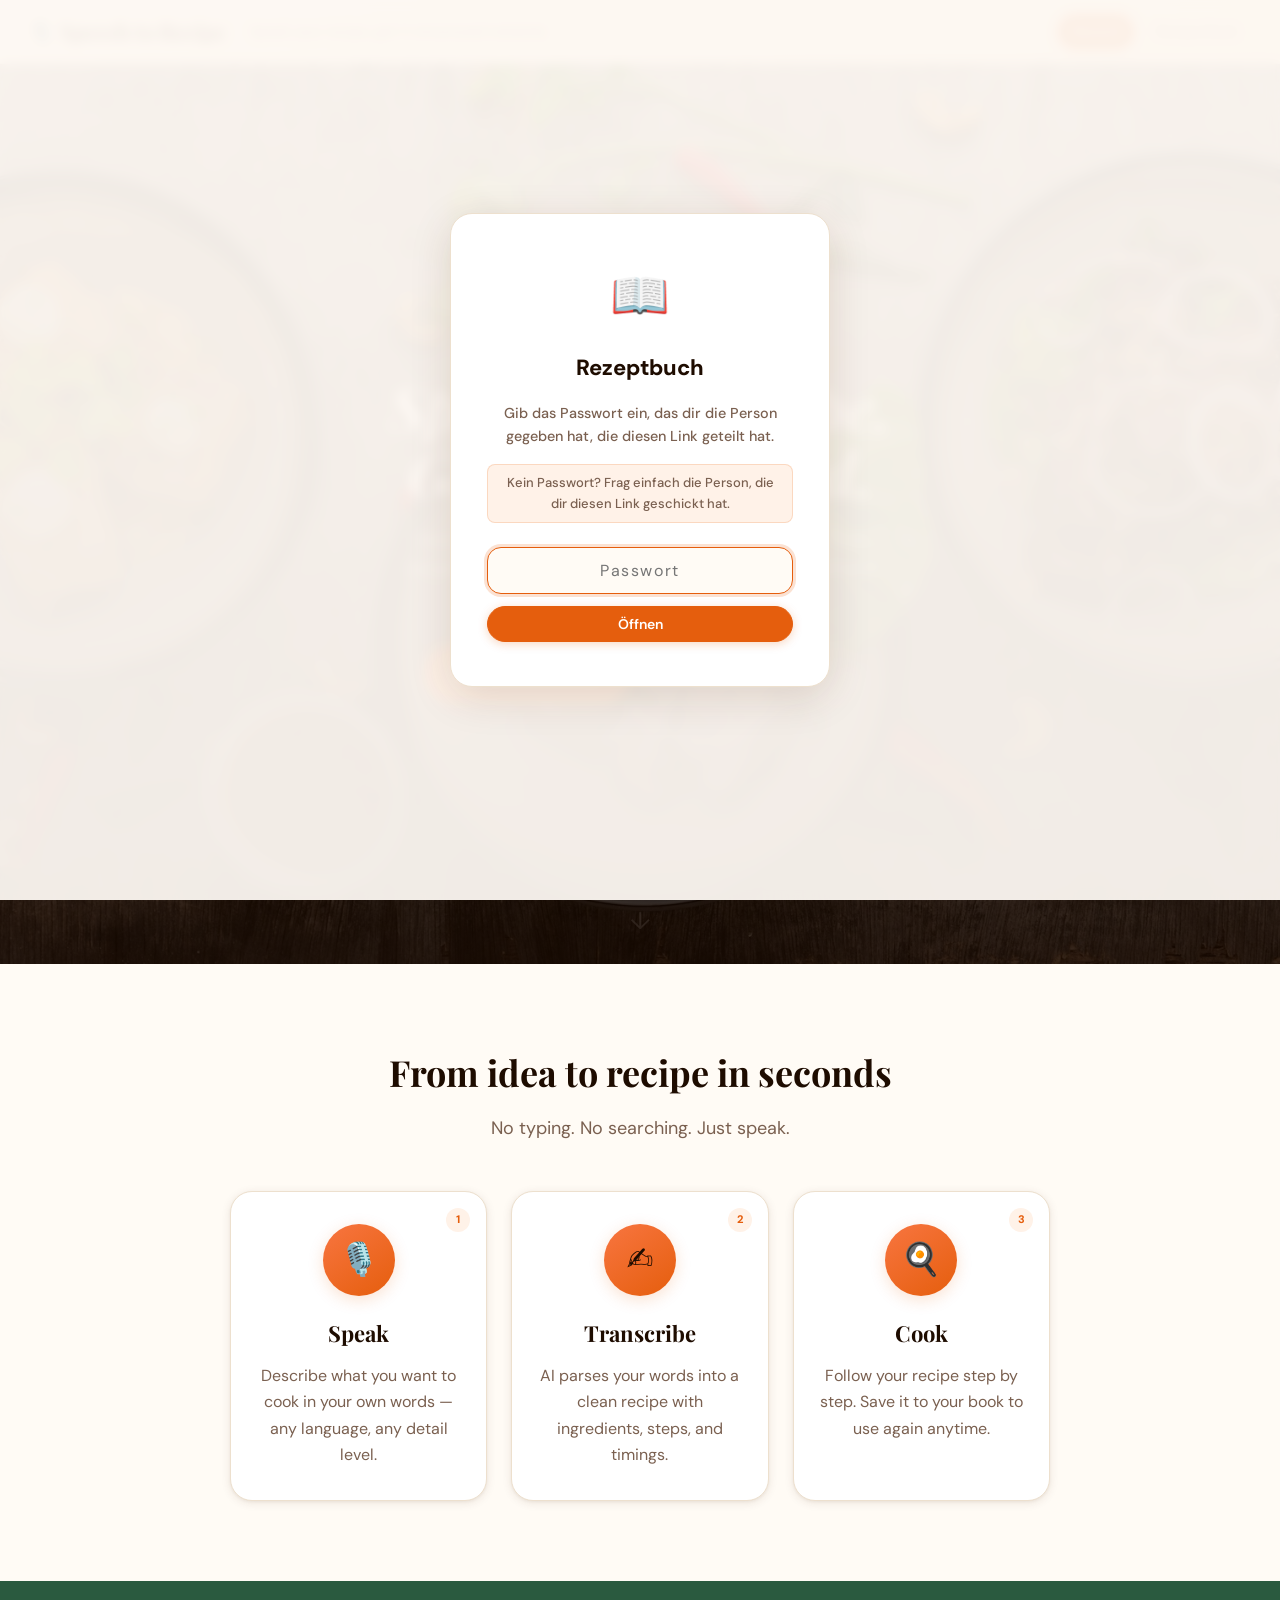
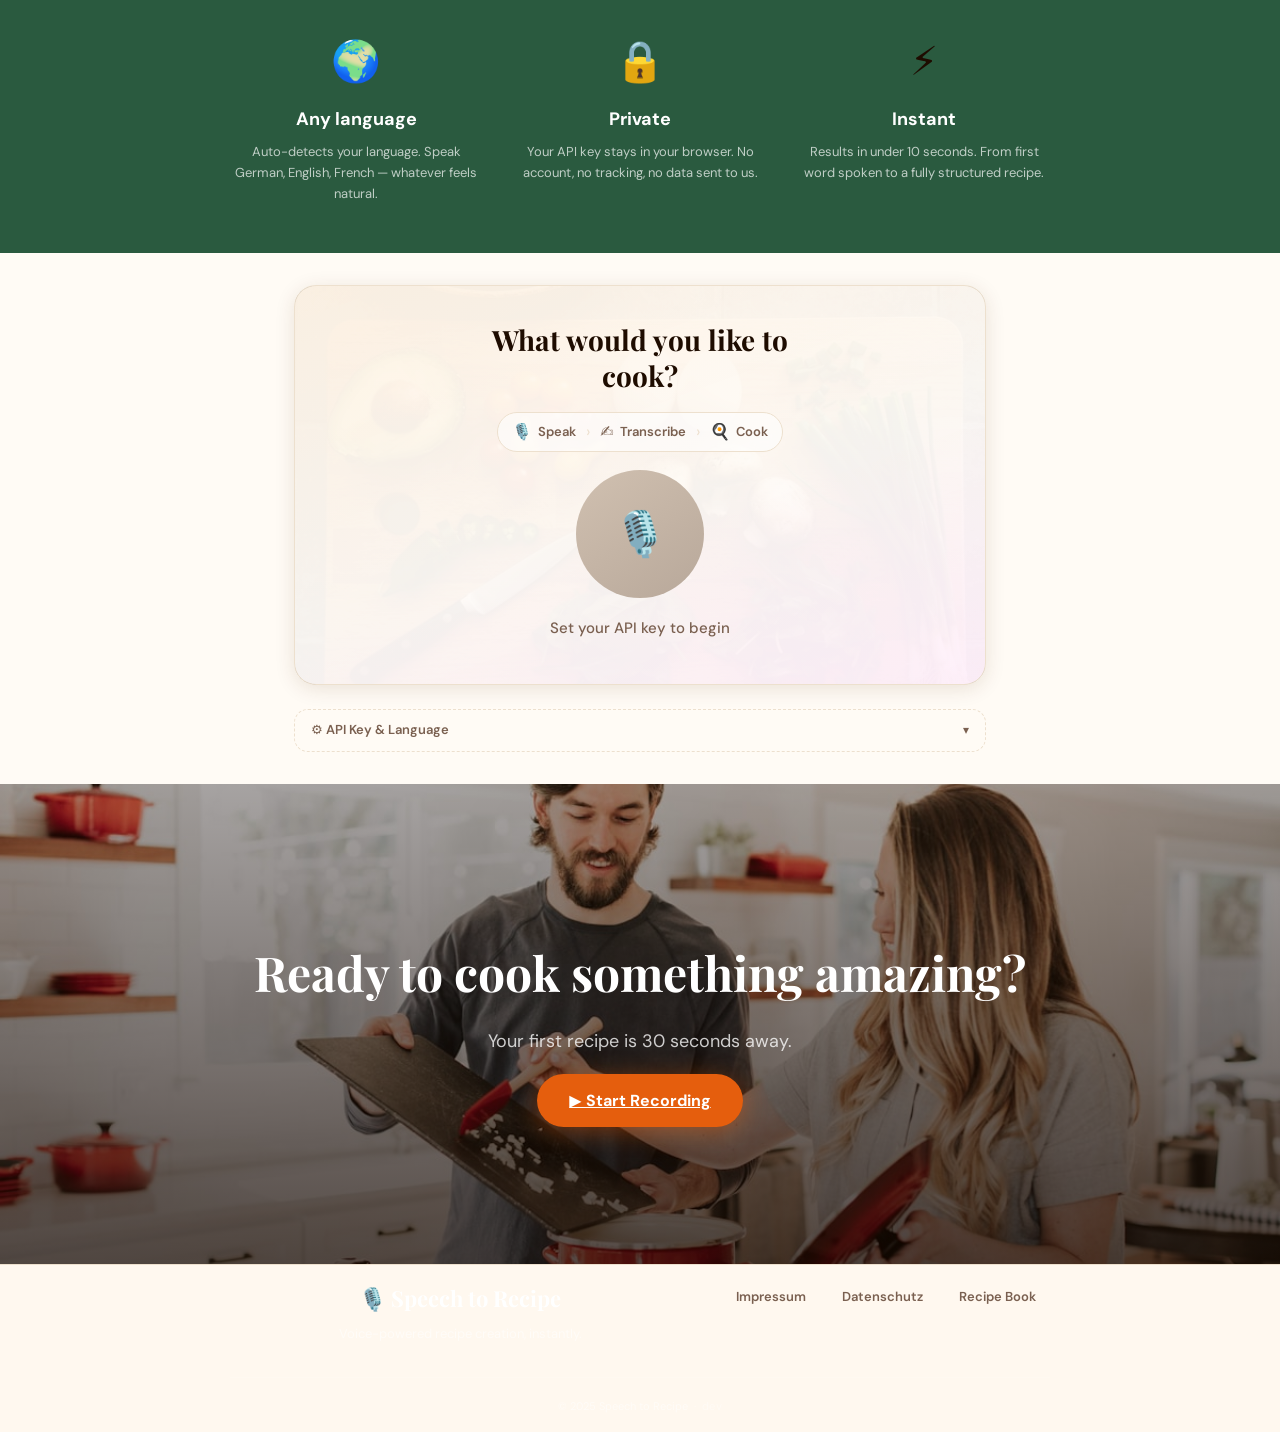
<file: index.html>
<!DOCTYPE html>
<html lang="en">
<head>
  <meta charset="UTF-8" />
  <meta name="viewport" content="width=device-width, initial-scale=1.0" />
  <title>Speech to Recipe</title>
  <meta name="description" content="Speak your recipe, get it structured instantly. Record, save, and share homemade recipes." />
  <meta property="og:title" content="Speech to Recipe" />
  <meta property="og:description" content="Speak your recipe, get it structured instantly." />
  <meta property="og:type" content="website" />
  <meta name="twitter:card" content="summary" />
  <link rel="preconnect" href="https://fonts.googleapis.com" />
  <link rel="preconnect" href="https://fonts.gstatic.com" crossorigin />
  <link rel="stylesheet" href="https://fonts.googleapis.com/css2?family=DM+Sans:wght@400;500;600;700&family=Playfair+Display:ital,wght@0,600;0,700;0,800;1,700&display=swap" />
  <link rel="stylesheet" href="css/styles.css" />
  <link rel="stylesheet" href="css/legal.css" />
</head>
<body>
  <header>
    <h1>🎙️ Speech to Recipe</h1>
    <p class="subtitle">Speak your recipe, get it structured instantly</p>
    <nav>
      <a href="index.html" class="active">Record</a>
      <a href="book.html">Recipe Book</a>
    </nav>
  </header>

  <main>
    <!-- Hero Section -->
    <section class="hero-section section-with-bg">
      <img src="images/hero.jpg" alt="" role="presentation" loading="eager" decoding="async" class="section-bg-img" />
      <div class="hero-overlay overlay"></div>
      <div class="hero-content content">
        <div class="hero-eyebrow">🎙️ Voice-Powered AI</div>
        <h2 class="hero-headline">Speak your recipe.<br>Get it structured.</h2>
        <p class="hero-sub">Describe what you want to cook, in any language. Your recipe is ready in seconds, automatically structured and saved.</p>
        <div class="hero-actions">
          <a href="#app" class="btn-hero-primary">▶ Start Recording</a>
          <a href="#how-it-works" class="btn-hero-ghost">See how it works ↓</a>
        </div>
      </div>
      <a href="#how-it-works" class="scroll-indicator" aria-label="Scroll down">↓</a>
    </section>

    <!-- How It Works Section -->
    <section id="how-it-works" class="how-section">
      <h2 class="section-headline reveal">From idea to recipe in seconds</h2>
      <p class="section-sub reveal">No typing. No searching. Just speak.</p>
      <div class="steps-grid">
        <div class="step-card reveal">
          <span class="step-num-badge">1</span>
          <div class="step-icon-wrap">🎙️</div>
          <h3 class="step-title">Speak</h3>
          <p class="step-desc">Describe what you want to cook in your own words — any language, any detail level.</p>
        </div>
        <div class="step-card reveal">
          <span class="step-num-badge">2</span>
          <div class="step-icon-wrap">✍️</div>
          <h3 class="step-title">Transcribe</h3>
          <p class="step-desc">AI parses your words into a clean recipe with ingredients, steps, and timings.</p>
        </div>
        <div class="step-card reveal">
          <span class="step-num-badge">3</span>
          <div class="step-icon-wrap">🍳</div>
          <h3 class="step-title">Cook</h3>
          <p class="step-desc">Follow your recipe step by step. Save it to your book to use again anytime.</p>
        </div>
      </div>
    </section>

    <!-- Features Strip -->
    <section class="features-strip">
      <div class="features-grid">
        <div class="feature reveal">
          <div class="feature-icon">🌍</div>
          <div class="feature-title">Any language</div>
          <p class="feature-desc">Auto-detects your language. Speak German, English, French — whatever feels natural.</p>
        </div>
        <div class="feature reveal">
          <div class="feature-icon">🔒</div>
          <div class="feature-title">Private</div>
          <p class="feature-desc">Your API key stays in your browser. No account, no tracking, no data sent to us.</p>
        </div>
        <div class="feature reveal">
          <div class="feature-icon">⚡</div>
          <div class="feature-title">Instant</div>
          <p class="feature-desc">Results in under 10 seconds. From first word spoken to a fully structured recipe.</p>
        </div>
      </div>
    </section>

    <!-- App sections -->
    <div class="app-sections" id="app">
      <section class="record-panel">
        <div class="mic-container">
          <p class="mic-tagline">What would you like to cook?</p>
          <div class="how-it-works" aria-hidden="true">
            <span class="how-step"><span class="how-icon">🎙️</span> Speak</span>
            <span class="how-arrow">›</span>
            <span class="how-step"><span class="how-icon">✍️</span> Transcribe</span>
            <span class="how-arrow">›</span>
            <span class="how-step"><span class="how-icon">🍳</span> Cook</span>
          </div>
          <button id="record-btn" class="mic-btn" aria-label="Start recording" disabled>
            <span class="mic-icon">🎙️</span>
          </button>
          <div id="model-loading-bar" class="model-loading-bar" hidden>
            <div id="model-loading-fill" class="model-loading-fill"></div>
          </div>
          <p id="record-status">Set your API key to begin</p>
        </div>

        <div class="transcript-panel" id="transcript-panel" hidden>
          <h2>Transcript</h2>
          <p id="transcript-text" class="transcript-text"></p>
          <div id="fallback-panel" class="fallback-panel" hidden>
            <p class="fallback-note">Voice transcription unavailable. Type your recipe below:</p>
            <textarea id="fallback-input" class="fallback-input" rows="6" placeholder="Describe your recipe — ingredients, amounts, steps…"></textarea>
          </div>
          <div class="transcript-actions">
            <button id="clear-btn">Clear</button>
            <button id="structure-btn" class="primary">Structure Recipe →</button>
          </div>
        </div>
      </section>

      <section class="settings-panel" id="settings-panel">
        <details>
          <summary>⚙️ API Key &amp; Language</summary>
          <div class="settings-content">
            <label for="api-key">API Key</label>
            <input type="password" id="api-key" placeholder="sk-ant-... or sk-or-..." autocomplete="off" />
            <label for="provider-select">Provider</label>
            <select id="provider-select">
              <option value="anthropic">Anthropic (Claude)</option>
              <option value="openrouter">OpenRouter</option>
            </select>
            <p id="anthropic-cors-hint" class="hint hint-warn" hidden>
              ⚠️ Direct Anthropic calls are blocked by browser CORS policy on hosted sites.
              Use <strong>OpenRouter</strong> with an <code>sk-or-...</code> key — it supports all Claude models and works from any browser.
            </p>
            <div id="model-group" hidden>
              <label for="model-input">Model</label>
              <input type="text" id="model-input" placeholder="anthropic/claude-sonnet" autocomplete="off" />
            </div>
            <button id="save-key">Save Settings</button>
            <p class="hint">Your key is stored locally in your browser only.</p>
            <label for="lang-select">Language / Sprache</label>
            <select id="lang-select">
              <option value="auto">Auto-detect (browser language)</option>
              <option value="de-DE">Deutsch</option>
              <option value="en-US">English (US)</option>
              <option value="en-GB">English (UK)</option>
              <option value="fr-FR">Français</option>
              <option value="es-ES">Español</option>
              <option value="it-IT">Italiano</option>
            </select>
          </div>
        </details>
      </section>

      <section class="result-panel" id="result-panel" hidden>
        <div class="loading" id="loading" hidden>
          <div class="spinner"></div>
          <p>Structuring your recipe…</p>
        </div>
        <div id="recipe-output"></div>
        <div class="result-actions" id="result-actions" hidden>
          <button id="share-recipe-btn">Share ↗</button>
          <button id="save-recipe-btn" class="primary">Save to Recipe Book</button>
          <button id="try-again-btn">Try Again</button>
        </div>
      </section>
    </div>

    <!-- CTA Section -->
    <section class="cta-section section-with-bg">
      <img src="images/cta-bg.jpg" alt="" role="presentation" loading="lazy" decoding="async" class="section-bg-img" />
      <div class="cta-overlay overlay"></div>
      <div class="content">
        <h2 class="cta-headline">Ready to cook something amazing?</h2>
        <p class="cta-sub">Your first recipe is 30 seconds away.</p>
        <a href="#app" class="btn-hero-primary">▶ Start Recording</a>
      </div>
    </section>
  </main>

  <div id="auth-overlay" hidden>
    <div class="auth-card">
      <div class="auth-icon">📖</div>
      <h2>Rezeptbuch</h2>
      <p>Gib das Passwort ein, das dir die Person gegeben hat, die diesen Link geteilt hat.</p>
      <p class="auth-hint">Kein Passwort? Frag einfach die Person, die dir diesen Link geschickt hat.</p>
      <form id="auth-form">
        <input type="password" id="auth-code" placeholder="Passwort" autocomplete="current-password" />
        <button type="submit" class="primary">Öffnen</button>
      </form>
      <p id="auth-error" class="auth-error" hidden>Falsches Passwort. Bitte versuche es erneut.</p>
    </div>
  </div>

  <footer class="site-footer">
    <div class="footer-inner">
      <div>
        <div class="footer-brand">🎙️ Speech to Recipe</div>
        <div class="footer-tagline">Voice-powered recipe creation, instantly.</div>
      </div>
      <nav class="footer-nav">
        <a href="impressum.html">Impressum</a>
        <a href="datenschutz.html">Datenschutz</a>
        <a href="book.html">Recipe Book</a>
      </nav>
    </div>
    <hr class="footer-divider" />
    <p class="footer-legal">
      &copy; 2025 Speech to Recipe &nbsp;·&nbsp;
      <span class="version-badge" id="version-badge">loading…</span>
    </p>
  </footer>

  <script src="js/version.js"></script>
  <script type="module" src="js/app.js"></script>
  <script>
    (function () {
      var v = typeof APP_VERSION !== 'undefined' ? APP_VERSION : { version: 'dev', commit: 'local', date: '–' };
      var badge = document.getElementById('version-badge');
      if (badge) {
        badge.textContent = v.version;
        badge.title = 'Commit: ' + v.commit + ' · Build: ' + v.date;
      }
    })();
  </script>
</body>
</html>
</file>
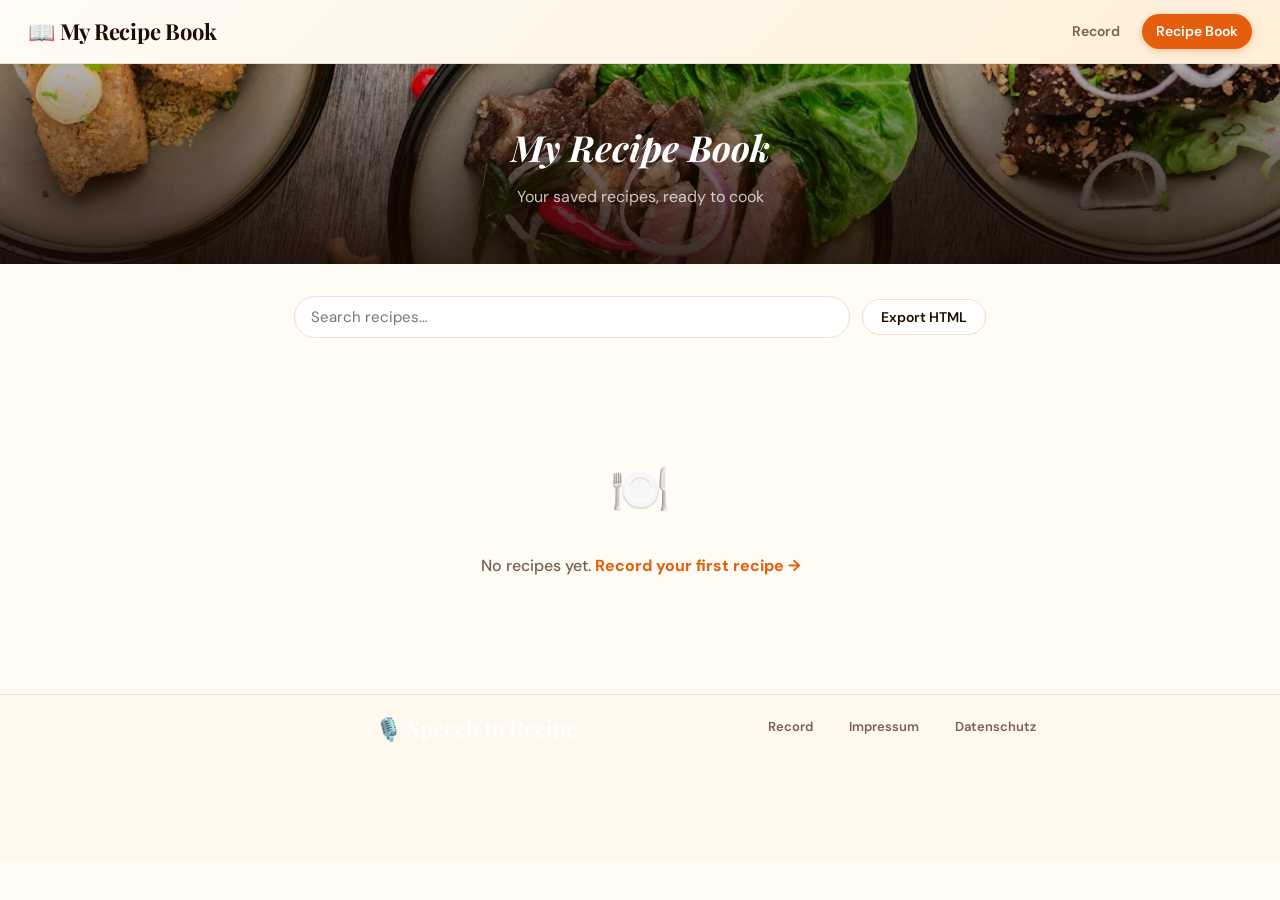
<file: book.html>
<!DOCTYPE html>
<html lang="en">
<head>
  <meta charset="UTF-8" />
  <meta name="viewport" content="width=device-width, initial-scale=1.0" />
  <title>My Recipe Book — Speech to Recipe</title>
  <meta name="description" content="Homemade recipes, structured and ready to cook." />
  <meta property="og:title" content="My Recipe Book — Speech to Recipe" />
  <meta property="og:description" content="Homemade recipes, structured and ready to cook." />
  <meta property="og:type" content="website" />
  <meta name="twitter:card" content="summary" />
  <link rel="preconnect" href="https://fonts.googleapis.com" />
  <link rel="preconnect" href="https://fonts.gstatic.com" crossorigin />
  <link rel="stylesheet" href="https://fonts.googleapis.com/css2?family=DM+Sans:wght@400;500;600;700&family=Playfair+Display:ital,wght@0,600;0,700;0,800;1,700&display=swap" />
  <link rel="stylesheet" href="css/styles.css" />
  <link rel="stylesheet" href="css/book.css" />
  <link rel="stylesheet" href="css/legal.css" />
</head>
<body>
  <header>
    <h1>📖 My Recipe Book</h1>
    <nav>
      <a href="index.html">Record</a>
      <a href="book.html" class="active">Recipe Book</a>
    </nav>
  </header>

  <main>
    <div class="book-banner section-with-bg">
      <img src="images/hero.jpg" alt="" role="presentation" loading="lazy" decoding="async"
           class="section-bg-img" style="object-position: center 60%;" />
      <div class="hero-overlay overlay"></div>
      <div class="book-banner-content">
        <h1 class="book-banner-title">My Recipe Book</h1>
        <p class="book-banner-sub">Your saved recipes, ready to cook</p>
      </div>
    </div>

    <div class="app-sections">
      <div class="book-toolbar">
        <input type="search" id="search" placeholder="Search recipes…" />
        <button id="export-btn">Export HTML</button>
      </div>

      <div id="recipe-grid" class="recipe-grid">
        <p class="empty-state" id="empty-state">No recipes yet. <a href="index.html">Record your first recipe →</a></p>
      </div>
    </div>
  </main>

  <div class="modal" id="recipe-modal" hidden>
    <div class="modal-backdrop"></div>
    <div class="modal-content">
      <button class="modal-close" id="modal-close">✕</button>
      <div id="modal-body"></div>
    </div>
  </div>

  <script src="js/version.js"></script>
  <script type="module" src="js/book.js"></script>

  <footer class="site-footer">
    <div class="footer-inner">
      <div>
        <div class="footer-brand">🎙️ Speech to Recipe</div>
        <div class="footer-tagline">Voice-powered recipe creation, instantly.</div>
      </div>
      <nav class="footer-nav">
        <a href="index.html">Record</a>
        <a href="impressum.html">Impressum</a>
        <a href="datenschutz.html">Datenschutz</a>
      </nav>
    </div>
    <hr class="footer-divider" />
    <p class="footer-legal">
      &copy; 2025 Speech to Recipe &nbsp;·&nbsp;
      <span class="version-badge" id="version-badge">loading…</span>
    </p>
  </footer>
  <script>
    (function () {
      var v = typeof APP_VERSION !== 'undefined' ? APP_VERSION : { version: 'dev', commit: 'local', date: '–' };
      var badge = document.getElementById('version-badge');
      if (badge) {
        badge.textContent = v.version;
        badge.title = 'Commit: ' + v.commit + ' · Build: ' + v.date;
      }
    })();
  </script>
</body>
</html>
</file>
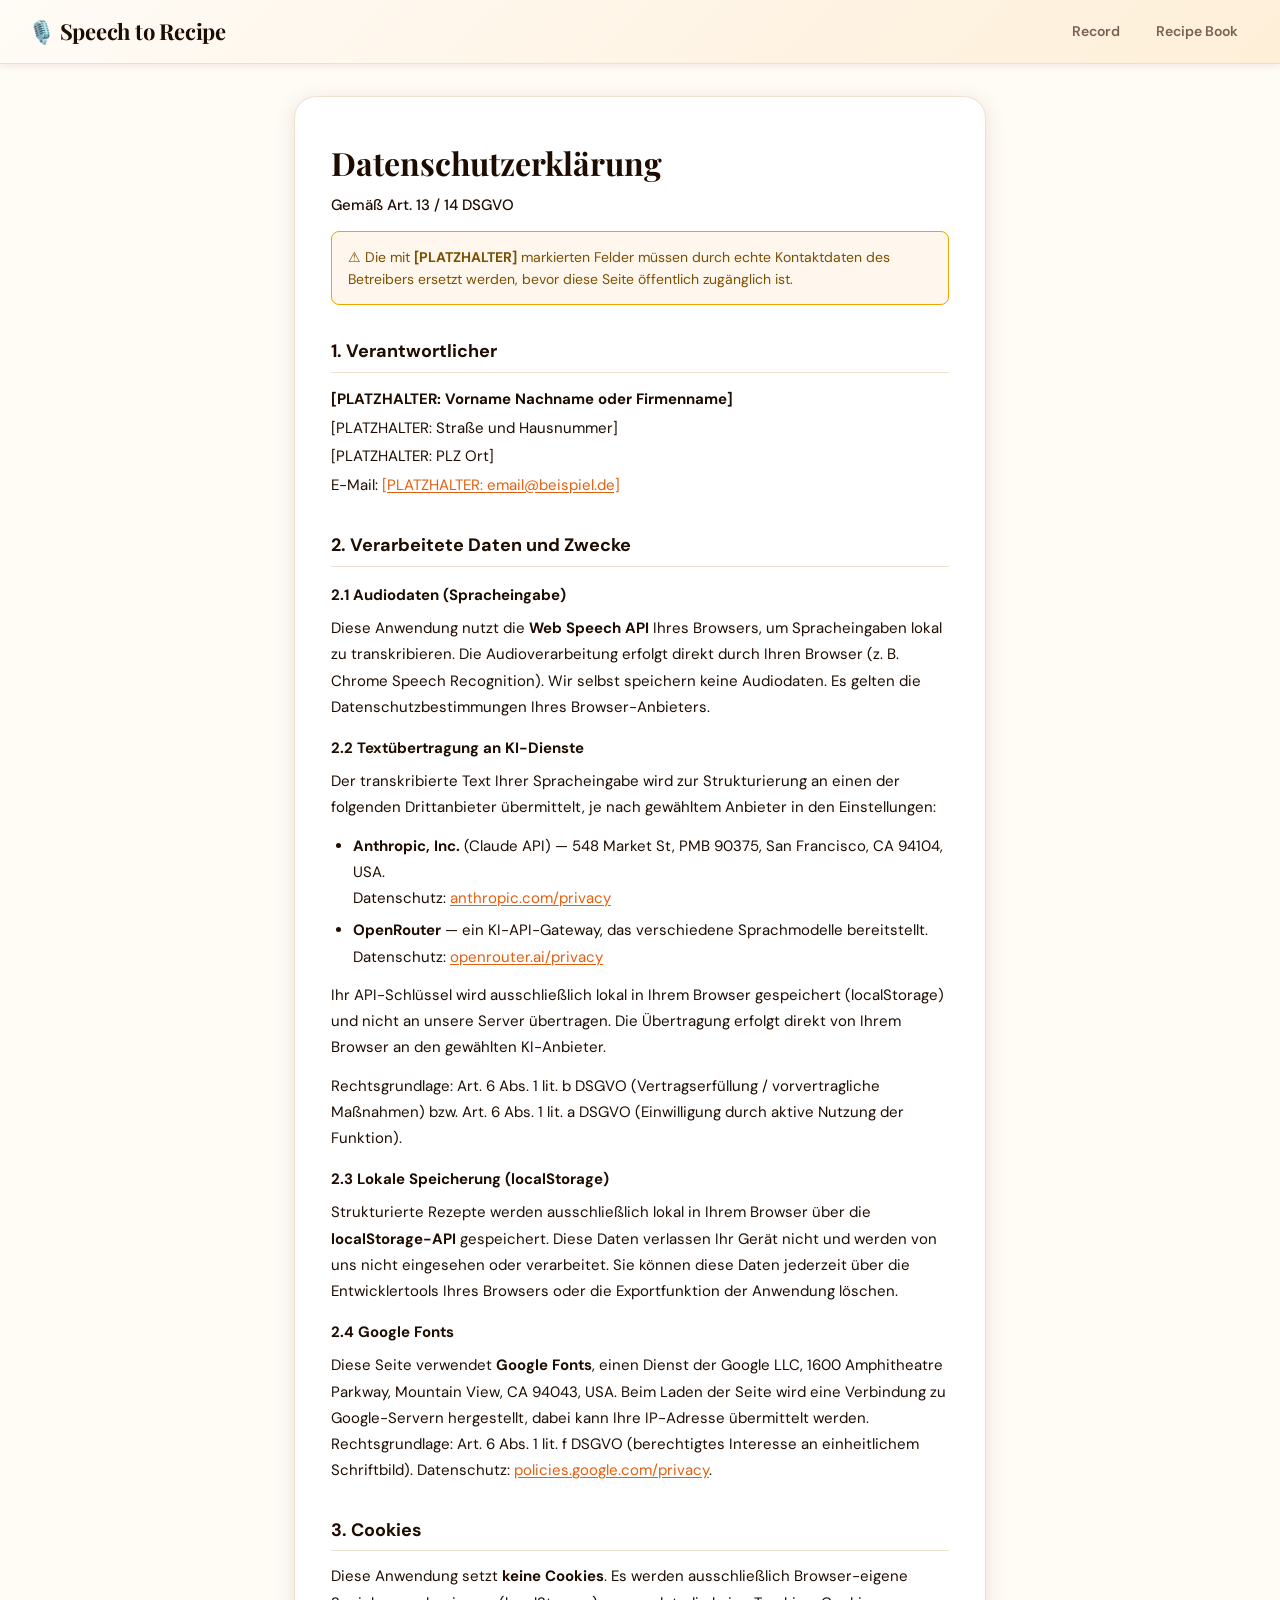
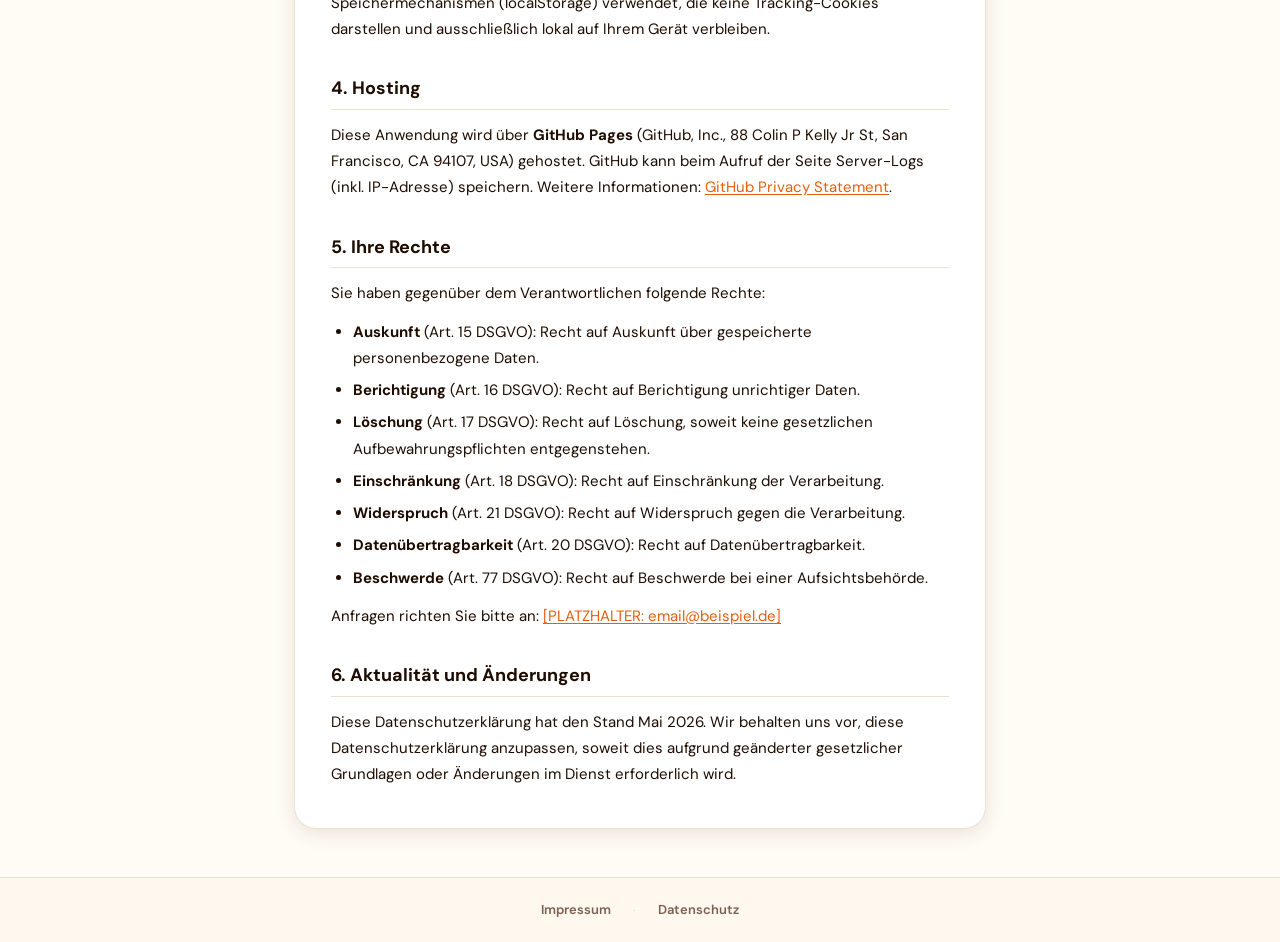
<file: datenschutz.html>
<!DOCTYPE html>
<html lang="de">
<head>
  <meta charset="UTF-8" />
  <meta name="viewport" content="width=device-width, initial-scale=1.0" />
  <title>Datenschutzerklärung — Speech to Recipe</title>
  <meta name="robots" content="noindex" />
  <link rel="preconnect" href="https://fonts.googleapis.com" />
  <link rel="preconnect" href="https://fonts.gstatic.com" crossorigin />
  <link rel="stylesheet" href="https://fonts.googleapis.com/css2?family=Nunito:wght@400;500;600;700;800&family=Playfair+Display:wght@600;700&display=swap" />
  <link rel="stylesheet" href="css/styles.css" />
  <link rel="stylesheet" href="css/legal.css" />
</head>
<body>
  <header>
    <h1>🎙️ Speech to Recipe</h1>
    <nav>
      <a href="index.html">Record</a>
      <a href="book.html">Recipe Book</a>
    </nav>
  </header>

  <main class="legal-main">
    <article class="legal-article">
      <h1>Datenschutzerklärung</h1>
      <p class="legal-subtitle">Gemäß Art. 13 / 14 DSGVO</p>

      <div class="placeholder-notice">
        ⚠️ Die mit <strong>[PLATZHALTER]</strong> markierten Felder müssen durch echte Kontaktdaten des Betreibers ersetzt werden, bevor diese Seite öffentlich zugänglich ist.
      </div>

      <section>
        <h2>1. Verantwortlicher</h2>
        <address>
          <strong>[PLATZHALTER: Vorname Nachname oder Firmenname]</strong><br />
          [PLATZHALTER: Straße und Hausnummer]<br />
          [PLATZHALTER: PLZ Ort]<br />
          E-Mail: <a href="mailto:[PLATZHALTER: email@beispiel.de]">[PLATZHALTER: email@beispiel.de]</a>
        </address>
      </section>

      <section>
        <h2>2. Verarbeitete Daten und Zwecke</h2>

        <h3>2.1 Audiodaten (Spracheingabe)</h3>
        <p>
          Diese Anwendung nutzt die <strong>Web Speech API</strong> Ihres Browsers, um Spracheingaben lokal
          zu transkribieren. Die Audioverarbeitung erfolgt direkt durch Ihren Browser (z. B. Chrome Speech
          Recognition). Wir selbst speichern keine Audiodaten. Es gelten die Datenschutzbestimmungen Ihres
          Browser-Anbieters.
        </p>

        <h3>2.2 Textübertragung an KI-Dienste</h3>
        <p>
          Der transkribierte Text Ihrer Spracheingabe wird zur Strukturierung an einen der folgenden
          Drittanbieter übermittelt, je nach gewähltem Anbieter in den Einstellungen:
        </p>
        <ul>
          <li>
            <strong>Anthropic, Inc.</strong> (Claude API) — 548 Market St, PMB 90375, San Francisco, CA 94104, USA.<br />
            Datenschutz: <a href="https://www.anthropic.com/privacy" target="_blank" rel="noopener">anthropic.com/privacy</a>
          </li>
          <li>
            <strong>OpenRouter</strong> — ein KI-API-Gateway, das verschiedene Sprachmodelle bereitstellt.<br />
            Datenschutz: <a href="https://openrouter.ai/privacy" target="_blank" rel="noopener">openrouter.ai/privacy</a>
          </li>
        </ul>
        <p>
          Ihr API-Schlüssel wird ausschließlich lokal in Ihrem Browser gespeichert (localStorage) und
          nicht an unsere Server übertragen. Die Übertragung erfolgt direkt von Ihrem Browser an den
          gewählten KI-Anbieter.
        </p>
        <p>
          Rechtsgrundlage: Art. 6 Abs. 1 lit. b DSGVO (Vertragserfüllung / vorvertragliche Maßnahmen)
          bzw. Art. 6 Abs. 1 lit. a DSGVO (Einwilligung durch aktive Nutzung der Funktion).
        </p>

        <h3>2.3 Lokale Speicherung (localStorage)</h3>
        <p>
          Strukturierte Rezepte werden ausschließlich lokal in Ihrem Browser über die
          <strong>localStorage-API</strong> gespeichert. Diese Daten verlassen Ihr Gerät nicht und
          werden von uns nicht eingesehen oder verarbeitet. Sie können diese Daten jederzeit über die
          Entwicklertools Ihres Browsers oder die Exportfunktion der Anwendung löschen.
        </p>

        <h3>2.4 Google Fonts</h3>
        <p>
          Diese Seite verwendet <strong>Google Fonts</strong>, einen Dienst der Google LLC, 1600
          Amphitheatre Parkway, Mountain View, CA 94043, USA. Beim Laden der Seite wird eine Verbindung
          zu Google-Servern hergestellt, dabei kann Ihre IP-Adresse übermittelt werden.
          Rechtsgrundlage: Art. 6 Abs. 1 lit. f DSGVO (berechtigtes Interesse an einheitlichem
          Schriftbild). Datenschutz: <a href="https://policies.google.com/privacy" target="_blank" rel="noopener">policies.google.com/privacy</a>.
        </p>
      </section>

      <section>
        <h2>3. Cookies</h2>
        <p>
          Diese Anwendung setzt <strong>keine Cookies</strong>. Es werden ausschließlich
          Browser-eigene Speichermechanismen (localStorage) verwendet, die keine Tracking-Cookies
          darstellen und ausschließlich lokal auf Ihrem Gerät verbleiben.
        </p>
      </section>

      <section>
        <h2>4. Hosting</h2>
        <p>
          Diese Anwendung wird über <strong>GitHub Pages</strong> (GitHub, Inc., 88 Colin P Kelly Jr St,
          San Francisco, CA 94107, USA) gehostet. GitHub kann beim Aufruf der Seite Server-Logs
          (inkl. IP-Adresse) speichern. Weitere Informationen:
          <a href="https://docs.github.com/en/site-policy/privacy-policies/github-general-privacy-statement" target="_blank" rel="noopener">GitHub Privacy Statement</a>.
        </p>
      </section>

      <section>
        <h2>5. Ihre Rechte</h2>
        <p>Sie haben gegenüber dem Verantwortlichen folgende Rechte:</p>
        <ul>
          <li><strong>Auskunft</strong> (Art. 15 DSGVO): Recht auf Auskunft über gespeicherte personenbezogene Daten.</li>
          <li><strong>Berichtigung</strong> (Art. 16 DSGVO): Recht auf Berichtigung unrichtiger Daten.</li>
          <li><strong>Löschung</strong> (Art. 17 DSGVO): Recht auf Löschung, soweit keine gesetzlichen Aufbewahrungspflichten entgegenstehen.</li>
          <li><strong>Einschränkung</strong> (Art. 18 DSGVO): Recht auf Einschränkung der Verarbeitung.</li>
          <li><strong>Widerspruch</strong> (Art. 21 DSGVO): Recht auf Widerspruch gegen die Verarbeitung.</li>
          <li><strong>Datenübertragbarkeit</strong> (Art. 20 DSGVO): Recht auf Datenübertragbarkeit.</li>
          <li><strong>Beschwerde</strong> (Art. 77 DSGVO): Recht auf Beschwerde bei einer Aufsichtsbehörde.</li>
        </ul>
        <p>
          Anfragen richten Sie bitte an: <a href="mailto:[PLATZHALTER: email@beispiel.de]">[PLATZHALTER: email@beispiel.de]</a>
        </p>
      </section>

      <section>
        <h2>6. Aktualität und Änderungen</h2>
        <p>
          Diese Datenschutzerklärung hat den Stand Mai 2026. Wir behalten uns vor, diese
          Datenschutzerklärung anzupassen, soweit dies aufgrund geänderter gesetzlicher Grundlagen oder
          Änderungen im Dienst erforderlich wird.
        </p>
      </section>
    </article>
  </main>

  <footer class="site-footer">
    <nav class="footer-nav">
      <a href="impressum.html">Impressum</a>
      <span class="footer-sep">·</span>
      <a href="datenschutz.html">Datenschutz</a>
    </nav>
  </footer>
</body>
</html>
</file>
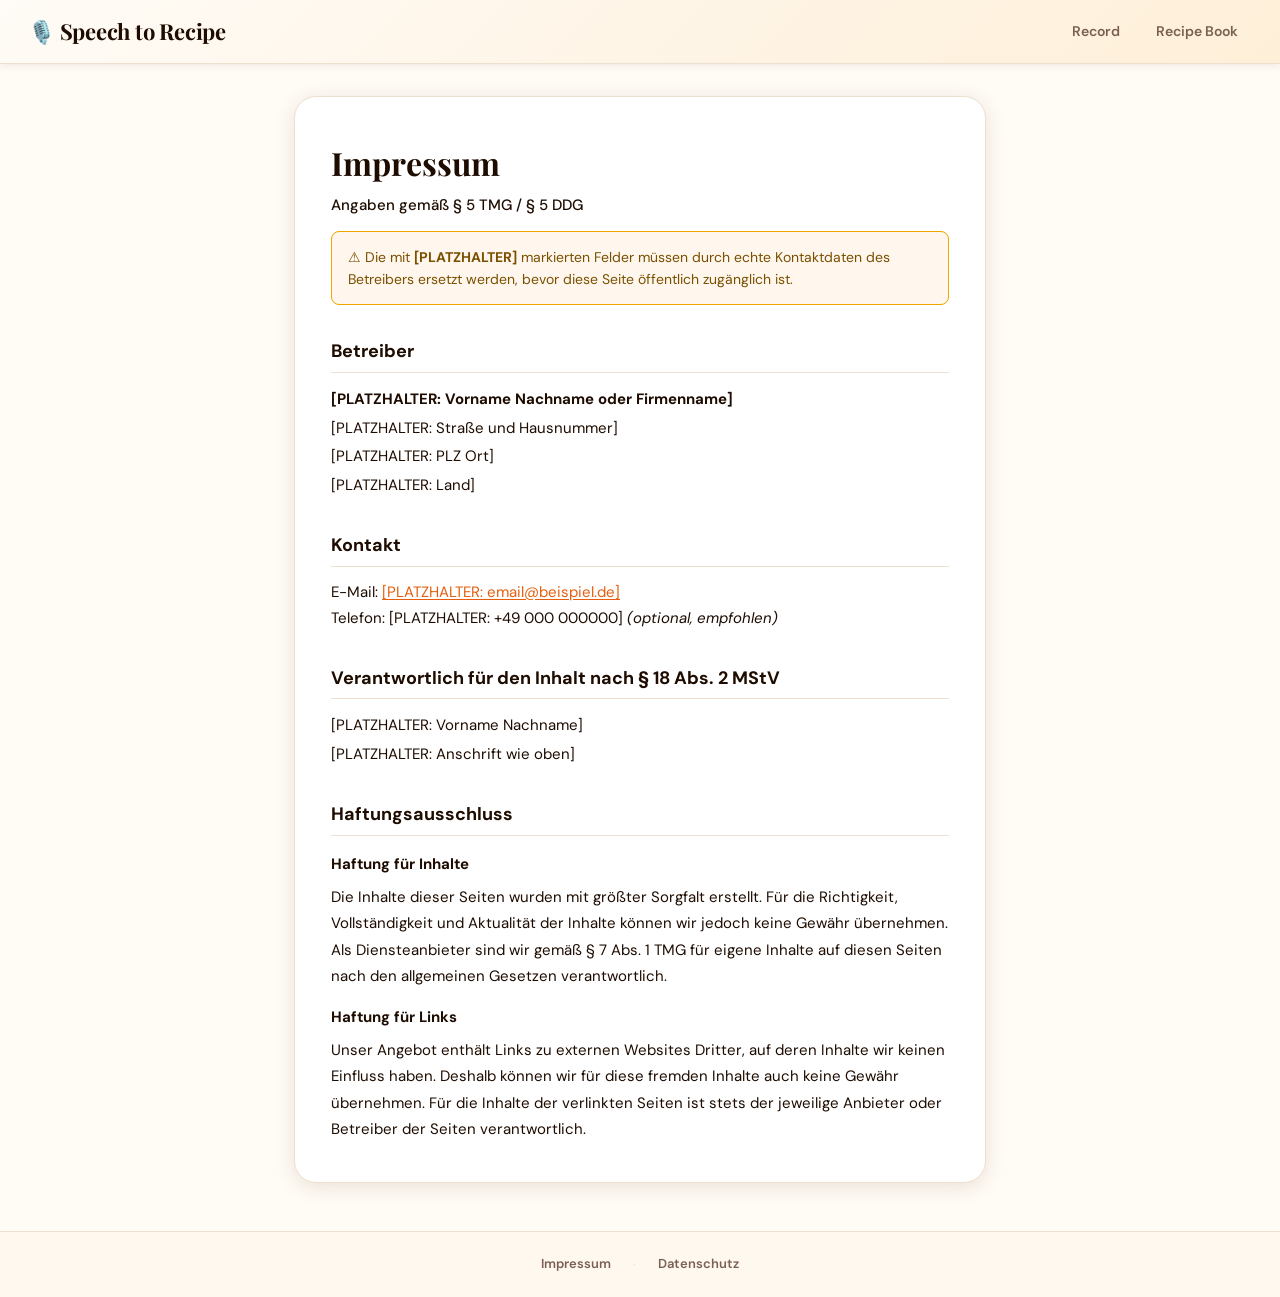
<file: impressum.html>
<!DOCTYPE html>
<html lang="de">
<head>
  <meta charset="UTF-8" />
  <meta name="viewport" content="width=device-width, initial-scale=1.0" />
  <title>Impressum — Speech to Recipe</title>
  <meta name="robots" content="noindex" />
  <link rel="preconnect" href="https://fonts.googleapis.com" />
  <link rel="preconnect" href="https://fonts.gstatic.com" crossorigin />
  <link rel="stylesheet" href="https://fonts.googleapis.com/css2?family=Nunito:wght@400;500;600;700;800&family=Playfair+Display:wght@600;700&display=swap" />
  <link rel="stylesheet" href="css/styles.css" />
  <link rel="stylesheet" href="css/legal.css" />
</head>
<body>
  <header>
    <h1>🎙️ Speech to Recipe</h1>
    <nav>
      <a href="index.html">Record</a>
      <a href="book.html">Recipe Book</a>
    </nav>
  </header>

  <main class="legal-main">
    <article class="legal-article">
      <h1>Impressum</h1>
      <p class="legal-subtitle">Angaben gemäß § 5 TMG / § 5 DDG</p>

      <div class="placeholder-notice">
        ⚠️ Die mit <strong>[PLATZHALTER]</strong> markierten Felder müssen durch echte Kontaktdaten des Betreibers ersetzt werden, bevor diese Seite öffentlich zugänglich ist.
      </div>

      <section>
        <h2>Betreiber</h2>
        <address>
          <strong>[PLATZHALTER: Vorname Nachname oder Firmenname]</strong><br />
          [PLATZHALTER: Straße und Hausnummer]<br />
          [PLATZHALTER: PLZ Ort]<br />
          [PLATZHALTER: Land]
        </address>
      </section>

      <section>
        <h2>Kontakt</h2>
        <p>
          E-Mail: <a href="mailto:[PLATZHALTER: email@beispiel.de]">[PLATZHALTER: email@beispiel.de]</a><br />
          Telefon: [PLATZHALTER: +49 000 000000] <em>(optional, empfohlen)</em>
        </p>
      </section>

      <section>
        <h2>Verantwortlich für den Inhalt nach § 18 Abs. 2 MStV</h2>
        <address>
          [PLATZHALTER: Vorname Nachname]<br />
          [PLATZHALTER: Anschrift wie oben]
        </address>
      </section>

      <section>
        <h2>Haftungsausschluss</h2>
        <h3>Haftung für Inhalte</h3>
        <p>
          Die Inhalte dieser Seiten wurden mit größter Sorgfalt erstellt. Für die Richtigkeit, Vollständigkeit
          und Aktualität der Inhalte können wir jedoch keine Gewähr übernehmen. Als Diensteanbieter sind wir
          gemäß § 7 Abs. 1 TMG für eigene Inhalte auf diesen Seiten nach den allgemeinen Gesetzen
          verantwortlich.
        </p>
        <h3>Haftung für Links</h3>
        <p>
          Unser Angebot enthält Links zu externen Websites Dritter, auf deren Inhalte wir keinen Einfluss haben.
          Deshalb können wir für diese fremden Inhalte auch keine Gewähr übernehmen. Für die Inhalte der
          verlinkten Seiten ist stets der jeweilige Anbieter oder Betreiber der Seiten verantwortlich.
        </p>
      </section>
    </article>
  </main>

  <footer class="site-footer">
    <nav class="footer-nav">
      <a href="impressum.html">Impressum</a>
      <span class="footer-sep">·</span>
      <a href="datenschutz.html">Datenschutz</a>
    </nav>
  </footer>
</body>
</html>
</file>
<file: css/styles.css>
@import url('https://fonts.googleapis.com/css2?family=DM+Sans:wght@400;500;600;700&family=Playfair+Display:ital,wght@0,600;0,700;0,800;1,700&display=swap');

:root {
  /* ═══ Palette ═══ */
  --c-fire:        #E55E0D;
  --c-fire-dark:   #C44E08;
  --c-fire-muted:  #FFF2E8;
  --c-fire-glow:   rgba(229, 94, 13, 0.18);

  --c-herb:        #2A5A3F;
  --c-herb-muted:  #EAF5EE;

  --c-honey:       #F5A623;
  --c-honey-muted: #FEF6E4;

  --c-bark:        #160800;
  --c-bark-70:     rgba(22, 8, 0, 0.70);

  /* ═══ Neutrals ═══ */
  --c-bg:           #FFFBF5;
  --c-surface:      #FFFFFF;
  --c-surface-warm: #FFF8EF;
  --c-border:       #EDE0CE;
  --c-border-dark:  #D4C4AE;
  --c-text:         #1E0C00;
  --c-text-muted:   #7A6050;
  --c-text-light:   #A08878;

  /* ═══ Backwards-compat aliases ═══ */
  --color-bg:           var(--c-bg);
  --color-surface:      var(--c-surface);
  --color-surface-warm: var(--c-surface-warm);
  --color-border:       var(--c-border);
  --color-text:         var(--c-text);
  --color-text-muted:   var(--c-text-muted);
  --color-primary:      var(--c-fire);
  --color-primary-hover:var(--c-fire-dark);
  --color-primary-light:var(--c-fire-muted);
  --color-danger:       #C0392B;
  --color-success:      var(--c-herb);
  --color-accent:       var(--c-honey);

  /* ═══ Typography ═══ */
  --font:         'DM Sans', system-ui, -apple-system, sans-serif;
  --font-display: 'Playfair Display', Georgia, serif;

  /* ═══ Type scale ═══ */
  --text-xs:   0.6875rem;
  --text-sm:   0.8125rem;
  --text-base: 1rem;
  --text-lg:   1.125rem;
  --text-xl:   1.375rem;
  --text-2xl:  1.75rem;
  --text-3xl:  2.25rem;
  --text-4xl:  3rem;
  --text-5xl:  3.75rem;

  /* ═══ Spacing (8-pt grid) ═══ */
  --sp-1:  4px;   --sp-2: 8px;    --sp-3: 12px;
  --sp-4:  16px;  --sp-5: 20px;   --sp-6: 24px;
  --sp-8:  32px;  --sp-10: 40px;  --sp-12: 48px;
  --sp-16: 64px;  --sp-20: 80px;  --sp-24: 96px;

  /* ═══ Radius ═══ */
  --r-sm: 8px; --r: 14px; --r-lg: 22px; --r-xl: 32px; --r-full: 9999px;
  --radius: var(--r); --radius-sm: var(--r-sm); --radius-lg: var(--r-lg);

  /* ═══ Shadows ═══ */
  --shadow-sm: 0 1px 3px rgba(80, 40, 10, 0.08);
  --shadow:    0 2px 10px rgba(80, 40, 10, 0.10), 0 1px 3px rgba(80, 40, 10, 0.05);
  --shadow-md: 0 4px 20px rgba(80, 40, 10, 0.12);
  --shadow-lg: 0 10px 40px rgba(80, 40, 10, 0.15);
  --shadow-xl: 0 20px 60px rgba(80, 40, 10, 0.20);

  /* ═══ Motion ═══ */
  --ease-spring: cubic-bezier(0.16, 1, 0.3, 1);
  --ease-smooth: cubic-bezier(0.45, 0, 0.55, 1);
  --dur-fast:  120ms;
  --dur:       220ms;
  --dur-slow:  380ms;
}

@media (prefers-reduced-motion: reduce) {
  *, *::before, *::after {
    transition-duration: 0.01ms !important;
    animation-duration: 0.01ms !important;
  }
}

*, *::before, *::after { box-sizing: border-box; margin: 0; padding: 0; }

body {
  font-family: var(--font);
  background: var(--c-bg);
  color: var(--c-text);
  line-height: 1.6;
  min-height: 100vh;
}

/* ---- Section with background image ---- */
.section-with-bg { position: relative; isolation: isolate; overflow: hidden; }
.section-bg-img {
  position: absolute; inset: 0;
  width: 100%; height: 100%;
  object-fit: cover; object-position: center;
  pointer-events: none; z-index: 0;
}
.overlay  { position: absolute; inset: 0; z-index: 1; }
.content  { position: relative; z-index: 2; }

/* ---- Hero Section ---- */
.hero-section {
  min-height: 100vh;
  min-height: 100svh;
  display: grid;
  place-items: center;
  text-align: center;
  padding: var(--sp-12) var(--sp-6);
}

.hero-overlay {
  background: linear-gradient(
    to bottom,
    rgba(22, 8, 0, 0.20) 0%,
    rgba(22, 8, 0, 0.55) 50%,
    rgba(22, 8, 0, 0.85) 100%
  );
}

.hero-content { max-width: 640px; }

.hero-eyebrow {
  display: inline-flex;
  align-items: center;
  gap: var(--sp-2);
  background: rgba(245, 166, 35, 0.18);
  border: 1px solid rgba(245, 166, 35, 0.35);
  border-radius: var(--r-full);
  padding: var(--sp-1) var(--sp-4);
  color: var(--c-honey);
  font-size: var(--text-xs);
  font-weight: 700;
  letter-spacing: 0.1em;
  text-transform: uppercase;
  margin-bottom: var(--sp-5);
}

.hero-headline {
  font-family: var(--font-display);
  font-size: clamp(var(--text-3xl), 6vw, var(--text-5xl));
  font-style: italic;
  font-weight: 700;
  color: #fff;
  line-height: 1.1;
  margin-bottom: var(--sp-5);
}

.hero-sub {
  font-size: var(--text-lg);
  color: rgba(255,255,255,0.78);
  line-height: 1.6;
  margin-bottom: var(--sp-8);
  max-width: 480px;
  margin-left: auto;
  margin-right: auto;
}

.hero-actions {
  display: flex;
  gap: var(--sp-3);
  justify-content: center;
  flex-wrap: wrap;
}

.btn-hero-primary {
  background: var(--c-fire);
  color: #fff;
  border: none;
  border-radius: var(--r-full);
  padding: var(--sp-4) var(--sp-8);
  font-size: var(--text-base);
  font-weight: 700;
  font-family: var(--font);
  min-height: 52px;
  box-shadow: 0 4px 24px rgba(229, 94, 13, 0.45);
  cursor: pointer;
  transition: transform var(--dur) var(--ease-spring), box-shadow var(--dur);
}
.btn-hero-primary:hover {
  transform: translateY(-2px);
  box-shadow: 0 8px 32px rgba(229, 94, 13, 0.55);
}

.btn-hero-ghost {
  background: rgba(255,255,255,0.12);
  border: 1.5px solid rgba(255,255,255,0.35);
  color: #fff;
  border-radius: var(--r-full);
  padding: var(--sp-4) var(--sp-8);
  font-size: var(--text-base);
  font-weight: 600;
  font-family: var(--font);
  min-height: 52px;
  cursor: pointer;
  transition: background var(--dur);
}
.btn-hero-ghost:hover { background: rgba(255,255,255,0.20); }

.scroll-indicator {
  position: absolute;
  bottom: var(--sp-6);
  left: 50%;
  transform: translateX(-50%);
  color: rgba(255,255,255,0.55);
  font-size: 1.5rem;
  animation: float 2.4s ease-in-out infinite;
  cursor: pointer;
  text-decoration: none;
}
@keyframes float {
  0%, 100% { transform: translateX(-50%) translateY(0); }
  50%       { transform: translateX(-50%) translateY(8px); }
}

/* ---- How-It-Works Section ---- */
.how-section {
  padding: var(--sp-20) var(--sp-6);
  background: var(--c-bg);
  text-align: center;
}

.section-headline {
  font-family: var(--font-display);
  font-size: clamp(var(--text-2xl), 4vw, var(--text-3xl));
  font-weight: 700;
  color: var(--c-text);
  margin-bottom: var(--sp-3);
}

.section-sub {
  color: var(--c-text-muted);
  font-size: var(--text-lg);
  margin-bottom: var(--sp-12);
}

.steps-grid {
  display: grid;
  grid-template-columns: repeat(3, 1fr);
  gap: var(--sp-6);
  max-width: 820px;
  margin: 0 auto;
}

.step-card {
  background: var(--c-surface);
  border: 1.5px solid var(--c-border);
  border-radius: var(--r-lg);
  padding: var(--sp-8) var(--sp-6);
  box-shadow: var(--shadow);
  position: relative;
  transition: transform var(--dur) var(--ease-spring), box-shadow var(--dur);
}
.step-card:hover {
  transform: translateY(-3px);
  box-shadow: var(--shadow-lg);
}

.step-icon-wrap {
  width: 72px; height: 72px;
  border-radius: 50%;
  background: linear-gradient(145deg, #f87540, var(--c-fire));
  display: grid;
  place-items: center;
  font-size: 2rem;
  margin: 0 auto var(--sp-5);
  box-shadow: 0 4px 16px var(--c-fire-glow);
}

.step-num-badge {
  position: absolute;
  top: var(--sp-4); right: var(--sp-4);
  width: 24px; height: 24px;
  border-radius: 50%;
  background: var(--c-fire-muted);
  color: var(--c-fire);
  font-size: var(--text-xs);
  font-weight: 800;
  display: grid;
  place-items: center;
}

.step-title {
  font-family: var(--font-display);
  font-size: var(--text-xl);
  font-weight: 700;
  margin-bottom: var(--sp-3);
  color: var(--c-text);
}

.step-desc {
  color: var(--c-text-muted);
  font-size: var(--text-base);
  line-height: 1.65;
}

@media (max-width: 640px) {
  .steps-grid { grid-template-columns: 1fr; max-width: 360px; margin: 0 auto; }
}

/* ---- Features Strip ---- */
.features-strip {
  background: var(--c-herb);
  padding: var(--sp-12) var(--sp-6);
}

.features-grid {
  display: grid;
  grid-template-columns: repeat(3, 1fr);
  gap: var(--sp-8);
  max-width: 820px;
  margin: 0 auto;
  text-align: center;
}

.feature-icon { font-size: 2.5rem; margin-bottom: var(--sp-3); }

.feature-title {
  font-size: var(--text-lg);
  font-weight: 700;
  color: #fff;
  margin-bottom: var(--sp-2);
}

.feature-desc { font-size: var(--text-sm); color: rgba(255,255,255,0.70); line-height: 1.6; }

@media (max-width: 640px) { .features-grid { grid-template-columns: 1fr; } }

/* ---- CTA Section ---- */
.cta-section {
  min-height: 480px;
  display: grid;
  place-items: center;
  text-align: center;
  padding: var(--sp-20) var(--sp-6);
}

.cta-overlay {
  background: linear-gradient(
    to bottom,
    rgba(22, 8, 0, 0.30) 0%,
    rgba(22, 8, 0, 0.70) 100%
  );
}

.cta-headline {
  font-family: var(--font-display);
  font-size: clamp(var(--text-3xl), 5vw, var(--text-4xl));
  font-weight: 700;
  color: #fff;
  margin-bottom: var(--sp-4);
}

.cta-sub { color: rgba(255,255,255,0.78); font-size: var(--text-lg); margin-bottom: var(--sp-8); }

/* ---- Dark Site Footer ---- */
.site-footer {
  background: var(--c-bark);
  color: rgba(255,255,255,0.55);
  padding: var(--sp-10) var(--sp-6) var(--sp-8);
}

.footer-inner {
  max-width: 820px;
  margin: 0 auto;
  display: grid;
  grid-template-columns: 1fr auto;
  gap: var(--sp-8);
  align-items: start;
}

.footer-brand {
  font-family: var(--font-display);
  font-size: var(--text-xl);
  font-weight: 700;
  color: #fff;
  margin-bottom: var(--sp-2);
}

.footer-tagline { font-size: var(--text-sm); }

.footer-nav { display: flex; gap: var(--sp-5); align-items: center; flex-wrap: wrap; }
.footer-nav a { color: rgba(255,255,255,0.55); text-decoration: none; font-size: var(--text-sm); }
.footer-nav a:hover { color: #fff; }

.footer-sep { color: rgba(255,255,255,0.25); }

.footer-divider {
  border: none;
  border-top: 1px solid rgba(255,255,255,0.10);
  margin: var(--sp-8) 0 var(--sp-5);
  max-width: 820px;
  margin-left: auto;
  margin-right: auto;
}

.footer-legal {
  font-size: var(--text-xs);
  text-align: center;
  max-width: 820px;
  margin: 0 auto;
}

@media (max-width: 640px) {
  .footer-inner { grid-template-columns: 1fr; }
}

/* ---- Header ---- */
header {
  background: linear-gradient(135deg, #fffbf6 0%, #feefd8 100%);
  border-bottom: 1px solid var(--c-border);
  padding: 0.875rem 1.75rem;
  display: flex;
  align-items: center;
  gap: 1.5rem;
  position: sticky;
  top: 0;
  z-index: 10;
  box-shadow: 0 1px 8px rgba(80, 40, 10, 0.10);
}

header h1 {
  font-family: var(--font-display);
  font-size: 1.375rem;
  font-weight: 700;
  letter-spacing: -0.01em;
  color: var(--c-text);
}

.subtitle {
  color: var(--c-text-muted);
  font-size: 0.875rem;
  flex: 1;
  font-weight: 500;
}

nav { display: flex; gap: 0.5rem; margin-left: auto; }
nav a {
  text-decoration: none;
  color: var(--c-text-muted);
  font-size: 0.875rem;
  font-weight: 600;
  padding: 0.375rem 0.875rem;
  border-radius: 999px;
  transition: background 0.15s, color 0.15s;
}
nav a:hover { background: var(--c-bg); color: var(--c-text); }
nav a.active {
  background: var(--c-fire);
  color: white;
  box-shadow: 0 2px 8px rgba(229, 94, 13, 0.3);
}

/* ---- Main layout ---- */
main {
  display: flex;
  flex-direction: column;
}

.app-sections {
  max-width: 740px;
  margin: 0 auto;
  padding: 2rem 1.5rem;
  display: flex;
  flex-direction: column;
  gap: 1.5rem;
  width: 100%;
}

/* ---- Settings ---- */
.settings-panel details {
  background: transparent;
  border: 1px dashed var(--c-border);
  border-radius: var(--radius);
  overflow: hidden;
}
.settings-panel summary {
  padding: 0.625rem 1rem;
  cursor: pointer;
  font-weight: 600;
  font-size: 0.8125rem;
  color: var(--c-text-muted);
  user-select: none;
  list-style: none;
  display: flex;
  align-items: center;
  gap: 0.375rem;
}
.settings-panel summary::after {
  content: '▾';
  margin-left: auto;
  font-size: 0.75rem;
  transition: transform 0.2s;
}
.settings-panel details[open] summary::after { transform: rotate(-180deg); }
.settings-panel summary::-webkit-details-marker { display: none; }
.settings-content {
  padding: 1rem 1.125rem;
  border-top: 1px solid var(--c-border);
  display: flex;
  flex-direction: column;
  gap: 0.5rem;
  background: var(--c-surface-warm);
}
.settings-content label { font-size: 0.875rem; font-weight: 600; }
.settings-content input,
.settings-content select {
  padding: 0.5rem 0.75rem;
  border: 1.5px solid var(--c-border);
  border-radius: var(--radius-sm);
  font-size: 0.875rem;
  font-family: var(--font);
  background: var(--c-surface);
  transition: border-color 0.15s;
}
.settings-content input:focus,
.settings-content select:focus {
  outline: none;
  border-color: var(--c-fire);
}
#model-group {
  display: flex;
  flex-direction: column;
  gap: 0.5rem;
}
.hint { font-size: 0.75rem; color: var(--c-text-muted); }
.hint-warn { color: #92400e; background: #fef3c7; border-radius: 6px; padding: 0.5rem 0.625rem; }

/* ---- Buttons ---- */
button {
  cursor: pointer;
  font-family: var(--font);
  font-size: 0.875rem;
  font-weight: 600;
  padding: 0.5rem 1.125rem;
  border-radius: 999px;
  border: 1.5px solid var(--c-border);
  background: var(--c-surface);
  color: var(--c-text);
  transition: background 0.15s, border-color 0.15s, transform 0.1s, box-shadow 0.15s;
}
button:hover { background: var(--c-bg); border-color: #d0c0aa; }
button:active { transform: scale(0.98); }
button.primary {
  background: var(--c-fire);
  color: white;
  border-color: var(--c-fire);
  box-shadow: 0 2px 10px rgba(229, 94, 13, 0.25);
}
button.primary:hover {
  background: var(--c-fire-dark);
  border-color: var(--c-fire-dark);
  box-shadow: 0 4px 16px rgba(229, 94, 13, 0.35);
}
button:disabled { opacity: 0.45; cursor: not-allowed; transform: none; }

/* ---- Record panel ---- */
.record-panel {
  background:
    linear-gradient(160deg, rgba(255,244,230,0.97) 0%, rgba(255,252,248,0.95) 55%, rgba(255,240,251,0.97) 100%),
    url(../images/mic-bg.jpg) center/cover no-repeat;
  border: 1.5px solid var(--c-border);
  border-radius: var(--radius-lg);
  box-shadow: var(--shadow-md);
  overflow: hidden;
}

.mic-container {
  display: flex;
  flex-direction: column;
  align-items: center;
  gap: 1.125rem;
  padding: 2.25rem 1.5rem 2.75rem;
}

.mic-btn {
  width: 128px;
  height: 128px;
  border-radius: 50%;
  border: none;
  background: linear-gradient(145deg, #f87540, var(--c-fire));
  color: white;
  font-size: 2.75rem;
  display: flex;
  align-items: center;
  justify-content: center;
  transition: all 0.2s;
  box-shadow: 0 6px 24px rgba(229, 94, 13, 0.4);
}
.mic-btn:hover:not(:disabled) {
  transform: scale(1.07);
  box-shadow: 0 10px 36px rgba(229, 94, 13, 0.5);
}
.mic-btn:disabled {
  background: linear-gradient(145deg, #d0c0b0, #b8a89a);
  box-shadow: none;
  opacity: 1;
}
.mic-btn.recording {
  background: linear-gradient(145deg, #ff6b6b, #c0392b);
  box-shadow: 0 6px 24px rgba(192, 57, 43, 0.45);
  animation: pulse 1.2s ease-in-out infinite;
}
@keyframes pulse {
  0%, 100% { box-shadow: 0 6px 24px rgba(192, 57, 43, 0.45), 0 0 0 0 rgba(192, 57, 43, 0.3); }
  50% { box-shadow: 0 6px 24px rgba(192, 57, 43, 0.45), 0 0 0 16px rgba(192, 57, 43, 0); }
}

#record-status {
  color: var(--c-text-muted);
  font-size: 0.9375rem;
  font-weight: 500;
}

/* ---- Mic invitation copy ---- */
.mic-tagline {
  font-family: var(--font-display);
  font-size: var(--text-2xl);
  font-weight: 700;
  color: var(--c-text);
  text-align: center;
  line-height: 1.3;
  max-width: 340px;
}

.how-it-works {
  display: flex;
  align-items: center;
  gap: 0.625rem;
  color: var(--c-text-muted);
  background: rgba(255,255,255,0.6);
  border: 1px solid var(--c-border);
  border-radius: 999px;
  padding: 0.375rem 0.875rem;
}
.how-step {
  display: flex;
  align-items: center;
  gap: 0.375rem;
  font-size: 0.8125rem;
  font-weight: 600;
}
.how-icon { font-size: 1rem; }
.how-arrow {
  font-size: 1rem;
  color: var(--c-border);
  line-height: 1;
  font-weight: 400;
}

/* ---- Transcript ---- */
.transcript-panel {
  padding: 1.5rem;
  border-top: 1.5px solid var(--c-border);
  background: var(--c-surface);
}
.transcript-panel h2 {
  font-size: 1rem;
  margin-bottom: 0.75rem;
  font-weight: 700;
}
.transcript-text {
  background: var(--c-bg);
  border: 1.5px solid var(--c-border);
  border-radius: var(--radius-sm);
  padding: 1rem;
  min-height: 80px;
  font-size: 0.9375rem;
  line-height: 1.7;
  white-space: pre-wrap;
}
.transcript-actions {
  display: flex;
  justify-content: flex-end;
  gap: 0.5rem;
  margin-top: 0.875rem;
}

/* ---- Fallback text input ---- */
.fallback-panel {
  margin-top: 0.75rem;
  padding: 1rem;
  background: var(--c-fire-muted);
  border: 1.5px solid var(--c-border);
  border-radius: var(--radius-sm);
}
.fallback-note {
  font-size: 0.875rem;
  color: var(--c-text-muted);
  margin-bottom: 0.625rem;
  line-height: 1.5;
}
.fallback-input {
  width: 100%;
  box-sizing: border-box;
  background: var(--c-surface);
  border: 1.5px solid var(--c-border);
  border-radius: var(--radius-sm);
  padding: 0.75rem 1rem;
  font-family: var(--font);
  font-size: 0.9375rem;
  line-height: 1.7;
  color: var(--c-text);
  resize: vertical;
  outline: none;
  transition: border-color 0.15s;
}
.fallback-input:focus {
  border-color: var(--c-fire);
}

/* ---- Result panel ---- */
.result-panel {
  background: var(--c-surface);
  border: 1.5px solid var(--c-border);
  border-radius: var(--radius-lg);
  box-shadow: var(--shadow-md);
  overflow: hidden;
}
.result-actions {
  display: flex;
  gap: 0.5rem;
  padding: 1rem 1.5rem;
  border-top: 1px solid var(--c-border);
  justify-content: flex-end;
  background: var(--c-surface-warm);
}

/* ---- Model download progress bar ---- */
.model-loading-bar {
  width: 160px;
  height: 4px;
  background: var(--c-border);
  border-radius: var(--r-full);
  overflow: hidden;
  margin: -0.5rem 0 0.5rem;
}
.model-loading-fill {
  height: 100%;
  width: 0%;
  background: linear-gradient(90deg, var(--c-fire), var(--c-honey));
  border-radius: var(--r-full);
  transition: width 0.4s ease;
}

/* ---- Spinner ---- */
.loading {
  display: flex;
  flex-direction: column;
  align-items: center;
  gap: 1rem;
  padding: 3.5rem;
  color: var(--c-text-muted);
  font-weight: 500;
}
.spinner {
  width: 40px;
  height: 40px;
  border: 3px solid var(--c-border);
  border-top-color: var(--c-fire);
  border-radius: 50%;
  animation: spin 0.8s linear infinite;
}
@keyframes spin { to { transform: rotate(360deg); } }

/* ---- Recipe card (inline preview) ---- */
.recipe-card { padding: 1.75rem; }
.recipe-card h2 {
  font-family: var(--font-display);
  font-size: 1.625rem;
  font-weight: 700;
  line-height: 1.25;
  color: var(--c-text);
  margin: -1.75rem -1.75rem 1rem;
  padding: 1.5rem 1.75rem 1.25rem;
  background: linear-gradient(135deg, #ffecd2 0%, #fcb89f 100%);
  border-radius: var(--radius-lg) var(--radius-lg) 0 0;
}
.recipe-meta {
  display: flex;
  gap: 0.75rem;
  color: var(--c-text-muted);
  font-size: 0.875rem;
  font-weight: 500;
  margin-bottom: 1.5rem;
  flex-wrap: wrap;
  padding: 0.625rem 0;
  border-bottom: 1px solid var(--c-border);
}
.recipe-section { margin-bottom: 1.625rem; }
.recipe-section h3 {
  font-size: 0.6875rem;
  font-weight: 800;
  margin-bottom: 0.75rem;
  color: var(--c-fire);
  text-transform: uppercase;
  letter-spacing: 0.08em;
}
.recipe-section ul, .recipe-section ol {
  padding-left: 1.25rem;
  display: flex;
  flex-direction: column;
  gap: 0.375rem;
}
.recipe-section li { font-size: 0.9375rem; }

/* ---- Ingredient checklist ---- */
.ingredient-list { list-style: none; padding-left: 0; }
.ingredient-item {
  padding: 0.3125rem 0;
  transition: opacity 0.15s;
  border-bottom: 1px solid #f5ede3;
}
.ingredient-item:last-child { border-bottom: none; }
.ingredient-item.checked { opacity: 0.35; }
.ingredient-item.checked .ingredient-label span { text-decoration: line-through; }
.ingredient-label {
  display: flex;
  align-items: flex-start;
  gap: 0.625rem;
  cursor: pointer;
  width: 100%;
  font-size: 0.9375rem;
  min-height: 44px;
  padding: 0.125rem 0;
}
.ingredient-label input[type="checkbox"] {
  flex-shrink: 0;
  width: 18px;
  height: 18px;
  margin-top: 0.15rem;
  accent-color: var(--c-fire);
  cursor: pointer;
}

/* ---- Step list with numbered circles ---- */
.steps-list {
  list-style: none;
  padding-left: 0;
  display: flex;
  flex-direction: column;
  gap: 1rem;
}
.step-item { display: flex; gap: 0.875rem; align-items: flex-start; }
.step-num {
  flex-shrink: 0;
  width: 30px;
  height: 30px;
  border-radius: 50%;
  background: linear-gradient(135deg, #f87540, var(--c-fire));
  color: white;
  font-size: 0.75rem;
  font-weight: 800;
  display: flex;
  align-items: center;
  justify-content: center;
  margin-top: 0.125rem;
  box-shadow: 0 2px 6px rgba(229, 94, 13, 0.3);
}
.step-text { flex: 1; font-size: 1.0625rem; line-height: 1.65; }

/* ---- Toast ---- */
.share-toast {
  position: fixed;
  bottom: 1.5rem;
  left: 50%;
  transform: translateX(-50%);
  background: var(--c-text);
  color: #fff;
  padding: 0.625rem 1.375rem;
  border-radius: 999px;
  font-size: 0.875rem;
  font-weight: 600;
  z-index: 300;
  box-shadow: var(--shadow-lg);
  animation: toastIn 0.2s ease, toastOut 0.3s ease 1.7s forwards;
  pointer-events: none;
  white-space: nowrap;
}
@keyframes toastIn {
  from { opacity: 0; transform: translateX(-50%) translateY(8px); }
  to   { opacity: 1; transform: translateX(-50%) translateY(0); }
}
@keyframes toastOut {
  from { opacity: 1; transform: translateX(-50%) translateY(0); }
  to   { opacity: 0; transform: translateX(-50%) translateY(8px); }
}

/* ---- Auth overlay ---- */
#auth-overlay {
  position: fixed;
  inset: 0;
  background: rgba(253, 248, 243, 0.95);
  backdrop-filter: blur(6px);
  display: flex;
  align-items: center;
  justify-content: center;
  z-index: 100;
}

.auth-card {
  background: var(--c-surface);
  border: 1.5px solid var(--c-border);
  border-radius: var(--radius-lg);
  box-shadow: var(--shadow-lg);
  padding: 2.75rem 2.25rem;
  max-width: 380px;
  width: 100%;
  text-align: center;
  display: flex;
  flex-direction: column;
  gap: 1rem;
}

.auth-icon { font-size: 3rem; }
.auth-card h2 { font-size: 1.375rem; font-weight: 800; }
.auth-card p { color: var(--c-text-muted); font-size: 0.9rem; font-weight: 500; }

#auth-form {
  display: flex;
  flex-direction: column;
  gap: 0.75rem;
  margin-top: 0.5rem;
}

#auth-form input {
  padding: 0.75rem 1rem;
  border: 1.5px solid var(--c-border);
  border-radius: var(--radius);
  font-size: 1rem;
  font-family: var(--font);
  text-align: center;
  letter-spacing: 0.1em;
  background: var(--c-bg);
  width: 100%;
  transition: border-color 0.15s;
}
#auth-form input:focus {
  outline: none;
  border-color: var(--c-fire);
  box-shadow: 0 0 0 3px var(--c-fire-glow);
}

.auth-hint {
  font-size: 0.8125rem !important;
  font-weight: 500 !important;
  background: var(--c-fire-muted);
  border: 1px solid rgba(229, 94, 13, 0.18);
  border-radius: var(--radius-sm);
  padding: 0.5rem 0.75rem;
}

.auth-error { color: var(--color-danger) !important; font-size: 0.8125rem !important; font-weight: 600 !important; }

[hidden] { display: none !important; }

/* ---- Scroll-reveal ---- */
.reveal {
  opacity: 0;
  transform: translateY(20px);
  transition: opacity var(--dur-slow) var(--ease-spring),
              transform var(--dur-slow) var(--ease-spring);
}
.reveal.visible { opacity: 1; transform: none; }

/* ---- Responsive ---- */
@media (max-width: 480px) {
  header { flex-wrap: wrap; padding: 0.75rem 1rem; }
  .subtitle { display: none; }

  .app-sections { padding: 1.25rem 1rem; gap: 1.125rem; }

  .mic-container { padding: 1.75rem 1.25rem 2.25rem; }
  .mic-tagline { font-size: 1.1875rem; max-width: 220px; }
  .how-it-works { gap: 0.375rem; padding: 0.3rem 0.625rem; }
  .how-step { font-size: 0.75rem; gap: 0.25rem; }
  .how-icon { font-size: 0.875rem; }
  .mic-btn { width: 96px; height: 96px; font-size: 2.5rem; }

  .recipe-card { padding: 1.25rem; }
  .recipe-card h2 {
    font-size: 1.375rem;
    margin: -1.25rem -1.25rem 0.875rem;
    padding: 1.25rem 1.25rem 1rem;
    border-radius: var(--radius) var(--radius) 0 0;
  }
  .step-text { font-size: 1.125rem; }
  .step-num { width: 32px; height: 32px; font-size: 0.875rem; }
  .ingredient-label { font-size: 1rem; }

  .result-actions {
    flex-direction: column;
    padding: 1rem;
    gap: 0.625rem;
  }
  .result-actions button {
    width: 100%;
    padding: 0.75rem 1rem;
    font-size: 1rem;
    min-height: 48px;
    border-radius: var(--radius);
  }
  .transcript-actions button { min-height: 44px; }
}

/* ---- Version badge ---- */
.version-badge {
  font-family: var(--font);
  font-size: 0.7rem;
  color: rgba(255,255,255,0.40);
  letter-spacing: 0.04em;
  cursor: default;
}

/* ---- Recipe Book Banner ---- */
.book-banner {
  height: 200px;
  display: grid;
  place-items: center;
  text-align: center;
}
.book-banner-content { position: relative; z-index: 2; }
.book-banner-title {
  font-family: var(--font-display);
  font-size: var(--text-3xl);
  font-weight: 700;
  color: #fff;
  font-style: italic;
}
.book-banner-sub { color: rgba(255,255,255,0.75); font-size: var(--text-base); margin-top: var(--sp-2); }
</file>
<file: css/legal.css>
/* Legal pages — Impressum & Datenschutz */

.legal-main {
  max-width: 740px;
  margin: 0 auto;
  padding: 2rem 1.5rem 3rem;
}

.legal-article {
  background: var(--color-surface);
  border: 1.5px solid var(--color-border);
  border-radius: var(--radius-lg);
  box-shadow: var(--shadow-md);
  padding: 2.5rem 2.25rem;
  display: flex;
  flex-direction: column;
  gap: 0;
}

.legal-article h1 {
  font-family: var(--font-display);
  font-size: 2rem;
  font-weight: 700;
  color: var(--color-text);
  margin-bottom: 0.25rem;
}

.legal-subtitle {
  color: var(--color-text-muted);
  font-size: 0.875rem;
  font-weight: 500;
  margin-bottom: 1.75rem;
}

.placeholder-notice {
  background: #fff7ed;
  border: 1.5px solid #f0a500;
  border-radius: var(--radius-sm);
  padding: 0.875rem 1rem;
  font-size: 0.875rem;
  color: #7a4f00;
  margin-bottom: 2rem;
  line-height: 1.6;
}

.legal-article section {
  margin-bottom: 2rem;
}

.legal-article section:last-child {
  margin-bottom: 0;
}

.legal-article h2 {
  font-size: 1.125rem;
  font-weight: 700;
  color: var(--color-text);
  margin-bottom: 0.75rem;
  padding-bottom: 0.375rem;
  border-bottom: 1.5px solid var(--color-border);
}

.legal-article h3 {
  font-size: 0.9375rem;
  font-weight: 700;
  color: var(--color-text);
  margin: 1rem 0 0.5rem;
}

.legal-article p {
  font-size: 0.9375rem;
  line-height: 1.75;
  color: var(--color-text);
  margin-bottom: 0.75rem;
}

.legal-article p:last-child {
  margin-bottom: 0;
}

.legal-article address {
  font-style: normal;
  font-size: 0.9375rem;
  line-height: 1.9;
  color: var(--color-text);
}

.legal-article ul,
.legal-article ol {
  padding-left: 1.375rem;
  font-size: 0.9375rem;
  line-height: 1.75;
  display: flex;
  flex-direction: column;
  gap: 0.375rem;
  margin-bottom: 0.75rem;
}

.legal-article a {
  color: var(--color-primary);
  text-decoration: underline;
  text-underline-offset: 2px;
}

.legal-article a:hover {
  color: var(--color-primary-hover);
}

/* Footer */
.site-footer {
  border-top: 1px solid var(--color-border);
  background: var(--color-surface-warm);
  padding: 1rem 1.5rem;
  text-align: center;
}

.footer-nav {
  display: flex;
  align-items: center;
  justify-content: center;
  gap: 0.5rem;
  flex-wrap: wrap;
}

.footer-nav a {
  color: var(--color-text-muted);
  text-decoration: none;
  font-size: 0.8125rem;
  font-weight: 600;
  transition: color 0.15s;
}

.footer-nav a:hover {
  color: var(--color-primary);
}

.footer-sep {
  color: var(--color-border);
  font-size: 0.8125rem;
  line-height: 1;
}

@media (max-width: 480px) {
  .legal-main {
    padding: 1.25rem 1rem 2rem;
  }

  .legal-article {
    padding: 1.5rem 1.25rem;
  }

  .legal-article h1 {
    font-size: 1.625rem;
  }
}
</file>
<file: css/book.css>
.book-toolbar {
  display: flex;
  gap: 0.75rem;
  align-items: center;
}
.book-toolbar input {
  flex: 1;
  padding: 0.625rem 1rem;
  border: 1.5px solid var(--color-border);
  border-radius: 999px;
  font-size: 0.9375rem;
  font-family: var(--font);
  background: var(--color-surface);
  transition: border-color 0.15s, box-shadow 0.15s;
}
.book-toolbar input:focus {
  outline: none;
  border-color: var(--color-primary);
  box-shadow: 0 0 0 3px rgba(212, 98, 26, 0.12);
}

.recipe-grid {
  display: grid;
  grid-template-columns: repeat(auto-fill, minmax(270px, 1fr));
  gap: 1.125rem;
}

.empty-state {
  grid-column: 1 / -1;
  text-align: center;
  color: var(--color-text-muted);
  padding: 5rem 2rem;
  font-size: 1rem;
  font-weight: 500;
  line-height: 2;
}
.empty-state::before {
  content: '🍽️';
  display: block;
  font-size: 3rem;
  margin-bottom: 0.75rem;
}
.empty-state a {
  color: var(--color-primary);
  text-decoration: none;
  font-weight: 700;
}
.empty-state a:hover { text-decoration: underline; }

.recipe-thumb {
  background: var(--color-surface);
  border: 1.5px solid var(--color-border);
  border-radius: var(--radius-lg);
  box-shadow: var(--shadow);
  overflow: hidden;
  cursor: pointer;
  transition: box-shadow 0.2s, transform 0.2s;
  display: flex;
  flex-direction: column;
}
.recipe-thumb:hover {
  box-shadow: var(--shadow-lg);
  transform: translateY(-3px);
}

.recipe-thumb-header {
  background: linear-gradient(135deg, #ffecd2 0%, #fcb89f 100%);
  padding: 1.25rem 1.25rem 0.875rem;
  position: relative;
}

.recipe-thumb h3 {
  font-family: var(--font-display);
  font-size: 1.0625rem;
  font-weight: 700;
  line-height: 1.3;
  color: var(--color-text);
}

.recipe-thumb .thumb-meta {
  font-size: 0.8rem;
  color: var(--color-text-muted);
  display: flex;
  gap: 0.625rem;
  flex-wrap: wrap;
  padding: 0.875rem 1.25rem 0.75rem;
  font-weight: 500;
}

.recipe-thumb .thumb-tags {
  display: flex;
  gap: 0.375rem;
  flex-wrap: wrap;
  padding: 0 1.25rem 0.75rem;
  margin-top: auto;
}

.tag {
  background: var(--color-primary-light);
  border: 1px solid #f0d4be;
  border-radius: 999px;
  padding: 0.125rem 0.625rem;
  font-size: 0.75rem;
  color: var(--color-primary);
  font-weight: 600;
}

.recipe-thumb .thumb-actions {
  display: flex;
  justify-content: flex-end;
  gap: 0.375rem;
  border-top: 1px solid var(--color-border);
  padding: 0.75rem 1rem;
  background: var(--color-surface-warm);
}
.thumb-actions button {
  padding: 0.25rem 0.75rem;
  font-size: 0.8125rem;
  border-radius: 999px;
}

/* ---- Modal ---- */
.modal {
  position: fixed;
  inset: 0;
  z-index: 100;
  display: flex;
  align-items: center;
  justify-content: center;
  padding: 1rem;
}
.modal-backdrop {
  position: fixed;
  inset: 0;
  background: rgba(26, 18, 8, 0.45);
  backdrop-filter: blur(3px);
}
.modal-content {
  position: relative;
  background: var(--color-surface);
  border-radius: var(--radius-lg);
  box-shadow: var(--shadow-lg);
  max-width: 660px;
  width: 100%;
  max-height: 90vh;
  overflow-y: auto;
}
.modal-close {
  position: sticky;
  top: 0.75rem;
  float: right;
  margin: 0.75rem 0.75rem 0 0;
  font-size: 1rem;
  width: 34px;
  height: 34px;
  padding: 0;
  border-radius: 50%;
  z-index: 1;
  color: var(--color-text-muted);
}
.modal-close:hover { background: var(--color-bg); color: var(--color-text); }

.modal-footer {
  position: sticky;
  bottom: 0;
  background: var(--color-surface-warm);
  border-top: 1px solid var(--color-border);
  padding: 0.875rem 1.5rem;
  display: flex;
  gap: 0.5rem;
  justify-content: flex-end;
  z-index: 1;
}

@media (max-width: 480px) {
  .recipe-grid { grid-template-columns: 1fr; }
  .recipe-thumb { border-radius: var(--radius); }

  .modal { padding: 0; align-items: flex-end; }
  .modal-content {
    border-radius: var(--radius) var(--radius) 0 0;
    max-height: 92vh;
    width: 100%;
    max-width: 100%;
  }
  .modal-footer {
    flex-direction: column;
    padding: 0.875rem 1rem env(safe-area-inset-bottom, 0.875rem);
    justify-content: stretch;
  }
  .modal-footer button {
    width: 100%;
    padding: 0.75rem 1rem;
    font-size: 1rem;
    min-height: 48px;
    border-radius: var(--radius-sm);
  }
}
</file>
